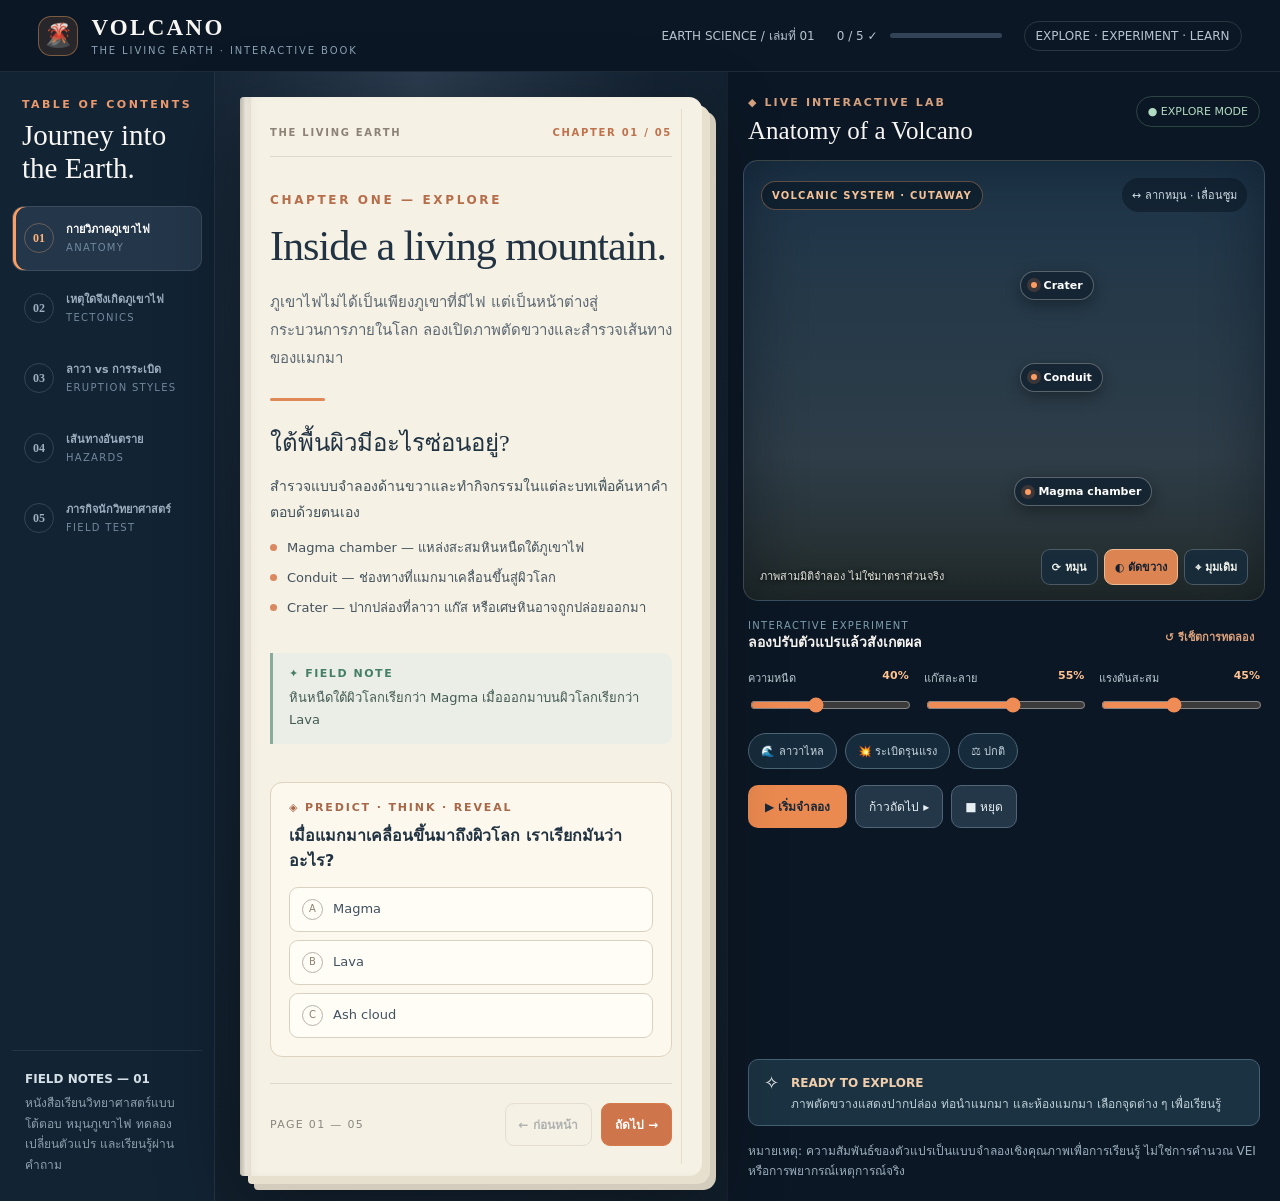
<file: volcano-legacy.html>
<!doctype html>
<html lang="th">
<head>
<meta charset="utf-8">
<meta name="viewport" content="width=device-width,initial-scale=1">
<meta name="theme-color" content="#111d2a">
<meta name="description" content="Volcano: The Living Earth — interactive 3D science book with five lessons, experiments and quizzes. No external dependencies.">
<title>VOLCANO — The Living Earth | Interactive Science Book</title>
<style>
:root{--navy:#0d1827;--navy2:#15283a;--ink:#213342;--muted:#6e7d83;--paper:#f6f1e5;--paper2:#fffaf0;--orange:#ef7745;--orange2:#ffbd72;--mint:#99c5b0;--line:#dcd8ca;--white:#f7f6f2;--shadow:0 24px 80px #0006}
*{box-sizing:border-box}body{margin:0;background:var(--navy);color:var(--white);font-family:ui-sans-serif,system-ui,-apple-system,"Segoe UI",Tahoma,sans-serif;-webkit-font-smoothing:antialiased}button,input{font:inherit}button{cursor:pointer}button:focus-visible,input:focus-visible{outline:3px solid #ffbe78;outline-offset:3px}a{color:inherit}::selection{background:#f8b274;color:#132234}
.topbar{height:72px;display:flex;align-items:center;justify-content:space-between;padding:0 clamp(16px,3vw,52px);border-bottom:1px solid #ffffff16;background:#0b1725;gap:20px}
.brand{display:flex;align-items:center;gap:13px;min-width:0}.brand-symbol{display:grid;place-items:center;width:40px;height:40px;border:1px solid #faab6566;background:#fc97571e;border-radius:13px;font-size:23px}.brand-name{font:700 23px/1 Georgia,serif;letter-spacing:.1em}.brand-sub{font-size:10px;letter-spacing:.19em;color:#89a1b3;margin-top:6px}.header-meta{display:flex;align-items:center;gap:22px;font-size:12px;color:#b7c4cf}.header-meta strong{color:#f6f3e9}.header-progress{display:flex;align-items:center;gap:12px}.progress-track{width:112px;height:5px;background:#334357;border-radius:9px;overflow:hidden}.progress-fill{height:100%;background:linear-gradient(90deg,#e88a59,#ffcb83);width:20%;transition:width .3s}.header-tag{border:1px solid #ffffff22;border-radius:99px;padding:7px 11px;white-space:nowrap}
.layout{display:grid;grid-template-columns:272px minmax(360px,1fr) minmax(440px,1.08fr);min-height:calc(100svh - 72px)}
.sidebar{background:#122334;border-right:1px solid #ffffff13;padding:34px 20px 26px;display:flex;flex-direction:column;gap:24px}.side-kicker,.eyebrow{font-size:11px;font-weight:800;letter-spacing:.22em;text-transform:uppercase;color:#eb996d}.side-title{margin:8px 10px 20px;font:400 29px/1.15 Georgia,serif}.side-kicker{margin-left:10px}.chapters{display:flex;flex-direction:column;gap:5px}.chapter{border:1px solid transparent;border-radius:12px;background:none;text-align:left;color:#9eafc0;display:flex;align-items:center;gap:12px;padding:14px 11px;min-height:65px;transition:background .2s,border-color .2s}.chapter:hover{background:#ffffff08;color:white}.chapter.active{background:#24364a;border-color:#ffffff1b;color:white;box-shadow:inset 3px 0 #ff9e5f}.chapter-no{font:700 12px Georgia,serif;border:1px solid #62738666;display:grid;place-items:center;border-radius:50%;width:30px;height:30px;flex:none}.chapter.active .chapter-no{color:#ffb37a;border-color:#ffaf7450}.chapter.done .chapter-no{background:#304a43;border-color:#82ba94;color:#a6d5ae}.chapter-info{display:flex;flex-direction:column;gap:5px;min-width:0}.chapter-info strong{font-size:12px;line-height:1.3;font-weight:650}.chapter-info small{font-size:10px;letter-spacing:.13em;color:#72889c}.side-bottom{margin-top:auto;padding:17px 13px 0;border-top:1px solid #ffffff15}.side-bottom p{color:#8fa0ae;font-size:12px;line-height:1.7;margin:6px 0 0}.side-bottom strong{font-size:12px;color:#d4dfe6}
.book-area{padding:clamp(20px,2.65vw,45px);background:radial-gradient(ellipse at 40% 0%,#2c3d50 0%,#142333 55%,#111e2a 100%);display:flex;align-items:center;justify-content:center}.book{position:relative;width:100%;max-width:645px;min-height:760px;background:var(--paper);color:var(--ink);border-radius:4px 13px 13px 4px;box-shadow:inset 13px 0 18px -15px #2b302e6e,8px 8px 0 #e8e0cf,14px 14px 0 #d4cdbe,var(--shadow);padding:clamp(26px,3vw,50px);display:flex;flex-direction:column;overflow:hidden}.book:before{content:"";position:absolute;left:0;top:0;bottom:0;width:11px;background:linear-gradient(90deg,#b7ac96a3,#ffffff15,#b7ac9630);pointer-events:none}.book:after{content:"";position:absolute;right:20px;top:12px;bottom:12px;width:1px;background:#d3c9b385;pointer-events:none}.book-top{display:flex;justify-content:space-between;gap:12px;align-items:center;font-size:10px;font-weight:700;color:#8c8277;letter-spacing:.17em;border-bottom:1px solid var(--line);padding-bottom:18px}.book-top span:last-child{color:#bf724c}.chapter-label{font-size:12px;color:#b66d4a;font-weight:800;letter-spacing:.22em;margin-top:36px}.book h1{font:400 clamp(34px,3.3vw,55px)/1.14 Georgia,"Times New Roman",serif;letter-spacing:-.025em;margin:15px 0 19px;max-width:520px}.book .lead{color:#5a6771;font-size:15px;line-height:1.85;margin:0}.book-rule{width:55px;height:3px;border-radius:3px;background:#df8958;margin:26px 0}.book h2{font:400 24px/1.35 Georgia,serif;margin:0 0 13px}.paragraph{font-size:14px;line-height:1.9;color:#40525b;margin:0 0 12px}.keypoints{display:grid;gap:10px;margin:12px 0 20px}.keypoint{display:flex;align-items:flex-start;gap:10px;font-size:13px;line-height:1.55;color:#42525c}.keypoint:before{content:"";background:#da8860;border-radius:50%;width:7px;height:7px;flex:0 0 7px;margin-top:6px}.note{margin:15px 0 20px;background:#ebeee7;border-left:3px solid #87ac9a;padding:14px 16px;border-radius:0 9px 9px 0}.note .note-head{font-size:11px;font-weight:900;letter-spacing:.14em;color:#457f65}.note p{font-size:13px;color:#435b54;line-height:1.65;margin:7px 0 0}.predict{margin-top:18px;border:1px solid #ded3bc;background:#fcf8ed;border-radius:12px;padding:18px}.predict-tag{display:flex;align-items:center;gap:8px;font-size:11px;letter-spacing:.17em;font-weight:800;color:#a76748}.predict h3{font-size:16px;line-height:1.52;margin:10px 0 14px;font-weight:700}.choices{display:grid;gap:8px}.choice{border:1px solid #d9d2c2;border-radius:9px;padding:11px 12px;display:flex;gap:10px;align-items:center;text-align:left;color:#415260;background:#fffdf6;font-size:13px;line-height:1.4;transition:all .15s}.choice:hover{border-color:#d38b65;background:#fff6e9}.choice .choice-bullet{border-radius:50%;width:21px;height:21px;border:1px solid #b7b3ab;color:#8d8273;display:grid;place-items:center;flex:none;font-size:10px}.choice.selected{border-color:#c57e54;background:#fff0df}.choice.right{background:#e5f1e9;border-color:#7ca790}.choice.wrong{background:#f8e9e4;border-color:#ddaaa0}.feedback{padding-top:12px;font-size:12px;line-height:1.6;color:#49735a;min-height:16px}.feedback:empty{display:none}.feedback.bad{color:#aa584d}
.book-spacer{flex:1}.book-foot{display:flex;align-items:center;justify-content:space-between;border-top:1px solid var(--line);margin-top:26px;padding-top:19px;gap:15px}.page-counter{font-size:11px;letter-spacing:.12em;color:#8a877f}.nav-buttons{display:flex;gap:9px}.nav-btn{border:1px solid #c8c2b5;background:transparent;color:#445460;border-radius:9px;padding:11px 13px;font-weight:700;font-size:12px}.nav-btn.primary{border-color:#d77a4b;background:#cf754b;color:#fff}.nav-btn:disabled{opacity:.4;cursor:not-allowed}
.lab-area{min-width:0;background:#0c1725;display:flex;flex-direction:column;min-height:calc(100svh - 72px);border-left:1px solid #ffffff0c}.lab-head{display:flex;align-items:start;justify-content:space-between;gap:12px;padding:31px 30px 18px}.lab-eyebrow{color:#d6a17e;font-weight:800;font-size:11px;letter-spacing:.19em}.lab-head h2{margin:7px 0 0;font:400 25px/1.2 Georgia,serif}.status{border:1px solid #52806a70;color:#b3dbc1;border-radius:99px;padding:8px 11px;font-size:11px;white-space:nowrap}.status.erupting{border-color:#bc764c;color:#ffbe83;background:#e2754120}.scene-wrap{margin:0 22px;position:relative;min-height:380px;height:clamp(390px,49vh,560px);border:1px solid #ffffff1e;overflow:hidden;border-radius:15px;background:linear-gradient(#1d3549,#2e3d48 67%,#232c2b);box-shadow:inset 0 0 60px #030a166e;touch-action:none}#world{width:100%;height:100%;display:block;touch-action:none;cursor:grab}#world:active{cursor:grabbing}.scene-top{position:absolute;left:17px;top:17px;right:17px;display:flex;justify-content:space-between;align-items:center;gap:10px;pointer-events:none}.live-pill{font-size:10px;font-weight:800;letter-spacing:.12em;color:#f5c197;border:1px solid #ffa87355;background:#08152199;padding:8px 10px;border-radius:30px}.hint-pill{font-size:11px;color:#d0dce4;background:#08152182;padding:8px 10px;border-radius:30px}.scene-bottom{position:absolute;bottom:15px;left:16px;right:16px;display:flex;justify-content:space-between;gap:10px;align-items:end;pointer-events:none}.legend{font-size:11px;color:#e4e5dd;text-shadow:0 1px 4px #000d}.scene-buttons{pointer-events:auto;display:flex;gap:6px}.scene-btn{border:1px solid #ffffff38;color:#f1f3ed;background:#172c3cda;border-radius:9px;padding:8px 10px;font-size:11px;font-weight:700}.scene-btn[aria-pressed=true]{background:#dc8452;color:#122131;border-color:#edba91}.hotspot{position:absolute;left:var(--x);top:var(--y);display:flex;gap:7px;align-items:center;background:#132331d9;color:#fff;border:1px solid #ffffff48;border-radius:99px;padding:7px 10px;font-size:11px;font-weight:700;box-shadow:0 5px 15px #0005}.hotspot:before{content:"";width:6px;height:6px;border-radius:50%;background:#ff9c62;box-shadow:0 0 0 4px #fa935b29}.hotspot:hover{background:#294a5e}.hotspot[hidden]{display:none}
.experiment{padding:23px 30px 22px;flex:1;min-height:0;display:flex;flex-direction:column;gap:16px}.exp-top{display:flex;justify-content:space-between;gap:12px;align-items:center}.exp-top h3{font-size:14px;margin:0}.exp-eyebrow{font-size:10px;color:#7e9eae;letter-spacing:.13em}.exp-top .small-link{border:0;background:none;color:#dca17d;font-size:11px;font-weight:700}.slides{display:grid;grid-template-columns:repeat(3,minmax(0,1fr));gap:15px}.slide label{font-size:11px;color:#b8c9d2;display:flex;justify-content:space-between;margin-bottom:8px;gap:6px}.slide label b{color:#ffc391}.slide input{width:100%;accent-color:#ef8b54;cursor:pointer}.presets{display:flex;gap:8px;flex-wrap:wrap}.preset{border:1px solid #4c6676;color:#c7d6e0;background:#162b3b;border-radius:99px;padding:8px 12px;font-size:11px}.preset.selected{border-color:#df8e5f;background:#5a3a31;color:#ffe2c4}.experiments-actions{display:flex;gap:8px;align-items:center}.run-btn{background:#eb8a50;color:#192838;border:0;padding:12px 17px;font-size:12px;font-weight:900;border-radius:10px}.ghost-btn{background:#233748;border:1px solid #506579;color:#e8eff3;padding:11px 13px;font-size:12px;border-radius:10px}.explain{font-size:12px;color:#9bafbc;line-height:1.65;margin:0}.insight{display:flex;gap:12px;align-items:flex-start;padding:12px 15px;background:#1b3242;border:1px solid #466074;border-radius:10px;margin-top:auto}.insight-icon{font-size:18px}.insight strong{font-size:12px;color:#f0cdab}.insight p{margin:4px 0 0;color:#c1d1d8;font-size:12px;line-height:1.55}
#toast{position:fixed;bottom:24px;left:50%;transform:translateX(-50%);padding:12px 18px;background:#233d47;color:#fff;border:1px solid #6b9b92;border-radius:12px;box-shadow:0 15px 30px #0005;z-index:20;display:none;font-size:13px}.sr-only{position:absolute;width:1px;height:1px;clip:rect(0,0,0,0);overflow:hidden;white-space:nowrap}
@media(max-width:1380px){.layout{grid-template-columns:215px minmax(320px,1fr) minmax(390px,1.08fr)}.sidebar{padding:26px 12px}.book-area{padding:25px}.book{min-height:700px;padding:30px}.chapter-info strong{font-size:11px}.lab-head{padding:24px 20px 14px}.scene-wrap{margin:0 15px}.experiment{padding:19px 20px}}
@media(max-width:1080px){.layout{grid-template-columns:182px minmax(0,1fr)}.lab-area{grid-column:2;min-height:auto}.book-area{grid-column:2;align-items:start;padding:26px}.book{max-width:none;min-height:unset}.sidebar{grid-row:1/span 2}.scene-wrap{height:465px}.lab-area{padding-bottom:10px}.side-title{font-size:24px}.header-tag{display:none}}
@media(max-width:730px){.topbar{height:65px;padding:0 17px}.brand-name{font-size:18px}.brand-sub{font-size:8px}.header-meta{font-size:10px}.header-progress{gap:8px}.progress-track{width:60px}.layout{display:flex;flex-direction:column}.sidebar{padding:13px 12px;gap:0}.side-title,.side-kicker,.side-bottom{display:none}.chapters{display:flex;flex-direction:row;gap:6px;overflow:auto;scrollbar-width:thin}.chapter{min-height:50px;min-width:128px;padding:8px;flex:none}.chapter-no{width:26px;height:26px;font-size:10px}.chapter-info small{display:none}.chapter-info strong{font-size:10px}.book-area{padding:18px 18px 28px}.book{padding:25px 24px 28px;min-height:unset;box-shadow:5px 5px 0 #e8e0cf,9px 9px 0 #d4cdbe,0 22px 45px #0006}.chapter-label{margin-top:25px}.book h1{font-size:38px}.book .lead{font-size:14px}.book-rule{margin:18px 0}.book h2{font-size:22px}.paragraph{font-size:13px}.lab-area{min-height:unset}.lab-head{padding:22px 18px 15px}.lab-head h2{font-size:23px}.scene-wrap{margin:0 12px;height:360px;min-height:0}.hint-pill{display:none}.scene-bottom{left:10px;right:10px}.legend{font-size:10px}.experiment{padding:19px 17px 24px;gap:14px}.slides{gap:10px}.slide label{font-size:10px;flex-wrap:wrap}.hotspot{font-size:10px;padding:6px 8px}}
@media(max-width:420px){.book h1{font-size:34px}.book{padding:20px}.chapter{min-width:111px}.chapter-info strong{font-size:9px}.scene-wrap{height:320px}.scene-btn{font-size:10px;padding:7px}.experiment{padding:17px 13px 23px}.slides{gap:7px}.slide label{font-size:9px}.header-meta>span:first-child{display:none}}
@media(prefers-reduced-motion:reduce){*,*:before,*:after{scroll-behavior:auto!important;transition:none!important;animation:none!important}}
</style>
</head>
<body>
<header class="topbar"><div class="brand"><div class="brand-symbol" aria-hidden="true">🌋</div><div><div class="brand-name">VOLCANO</div><div class="brand-sub">THE LIVING EARTH · INTERACTIVE BOOK</div></div></div><div class="header-meta"><span>EARTH SCIENCE / เล่มที่ 01</span><div class="header-progress"><span id="progressText">1 / 5</span><div class="progress-track" aria-label="ความคืบหน้าบทเรียน"><div class="progress-fill" id="progressBar"></div></div></div><span class="header-tag">EXPLORE · EXPERIMENT · LEARN</span></div></header>
<main class="layout">
<nav class="sidebar" aria-label="สารบัญบทเรียน"><div><div class="side-kicker">TABLE OF CONTENTS</div><div class="side-title">Journey into<br>the Earth.</div><div class="chapters" id="chapters"></div></div><div class="side-bottom"><strong>FIELD NOTES — 01</strong><p>หนังสือเรียนวิทยาศาสตร์แบบโต้ตอบ หมุนภูเขาไฟ ทดลองเปลี่ยนตัวแปร และเรียนรู้ผ่านคำถาม</p></div></nav>
<section class="book-area" aria-label="หนังสือเรียน"><article class="book" id="book"><div class="book-top"><span>THE LIVING EARTH</span><span id="bookTop">CHAPTER 01 / 05</span></div><div class="chapter-label" id="chapterLabel">CHAPTER ONE — EXPLORE</div><h1 id="bookTitle">Inside a living mountain.</h1><p class="lead" id="lead"></p><div class="book-rule"></div><h2 id="sectionTitle"></h2><div class="body-content" id="bodyContent"></div><div class="note"><div class="note-head">✦ FIELD NOTE</div><p id="fieldNote"></p></div><div class="predict"><div class="predict-tag">◈ PREDICT · THINK · REVEAL</div><h3 id="question"></h3><div class="choices" id="choices"></div><div class="feedback" id="feedback" aria-live="polite"></div></div><div class="book-spacer"></div><div class="book-foot"><span class="page-counter" id="pageCount">PAGE 01 — 05</span><div class="nav-buttons"><button class="nav-btn" id="prev" type="button">← ก่อนหน้า</button><button class="nav-btn primary" id="next" type="button">ถัดไป →</button></div></div></article></section>
<section class="lab-area" aria-label="ห้องทดลองภูเขาไฟ"><div class="lab-head"><div><div class="lab-eyebrow">◆ LIVE INTERACTIVE LAB</div><h2 id="labTitle">Anatomy of a Volcano</h2></div><div class="status" id="status">● EXPLORE MODE</div></div><div class="scene-wrap" id="stage"><canvas id="world" role="img" aria-label="แบบจำลองภูเขาไฟสามมิติ สามารถลากเพื่อหมุนภาพและใช้ปุ่มเปลี่ยนมุมมองได้">เบราว์เซอร์นี้ไม่รองรับ Canvas กรุณาใช้เบราว์เซอร์รุ่นใหม่</canvas><div class="scene-top"><span class="live-pill" id="sceneBadge">VOLCANIC SYSTEM · 3D MODEL</span><span class="hint-pill">↔ ลากหมุน · เลื่อนซูม</span></div><button class="hotspot" id="hsCrater" style="--x:53%;--y:25%" type="button">Crater</button><button class="hotspot" id="hsConduit" style="--x:53%;--y:46%" type="button">Conduit</button><button class="hotspot" id="hsChamber" style="--x:52%;--y:72%" type="button">Magma chamber</button><div class="scene-bottom"><span class="legend" id="legend">ภาพสามมิติจำลอง ไม่ใช่มาตราส่วนจริง</span><div class="scene-buttons"><button type="button" class="scene-btn" id="rotateBtn" aria-pressed="false" title="หมุนโมเดลอัตโนมัติ">⟳ หมุน</button><button type="button" class="scene-btn" id="cutBtn" aria-pressed="true" title="เปิดหรือปิดภาพตัดขวาง">◐ ตัดขวาง</button><button type="button" class="scene-btn" id="homeBtn" title="คืนค่ามุมมอง">⌖ มุมเดิม</button></div></div></div><div class="experiment"><div class="exp-top"><div><div class="exp-eyebrow">INTERACTIVE EXPERIMENT</div><h3 id="expTitle">ปรับสมบัติของแมกมา</h3></div><button class="small-link" id="reset" type="button">↺ รีเซ็ตการทดลอง</button></div><div class="slides"><div class="slide"><label for="viscosity">ความหนืด <b id="viscosityVal">40%</b></label><input id="viscosity" type="range" min="0" max="100" value="40"></div><div class="slide"><label for="gas">แก๊สละลาย <b id="gasVal">55%</b></label><input id="gas" type="range" min="0" max="100" value="55"></div><div class="slide"><label for="pressure">แรงดันสะสม <b id="pressureVal">45%</b></label><input id="pressure" type="range" min="0" max="100" value="45"></div></div><div class="presets" aria-label="เลือกสถานการณ์"><button class="preset" id="presetQuiet" type="button">🌊 ลาวาไหล</button><button class="preset" id="presetExplosive" type="button">💥 ระเบิดรุนแรง</button><button class="preset" id="presetReset" type="button">⚖️ ปกติ</button></div><div class="experiments-actions"><button class="run-btn" id="run" type="button">▶ เริ่มจำลอง</button><button class="ghost-btn" id="step" type="button">ก้าวถัดไป ▸</button><button class="ghost-btn" id="stop" type="button">■ หยุด</button></div><div class="insight"><span class="insight-icon">✧</span><div><strong id="insightTitle">READY TO EXPLORE</strong><p id="insight">ลองเลือกการจำลอง และปรับค่าทั้งสามเพื่อดูว่าการปะทุเปลี่ยนไปอย่างไร</p></div></div><p class="explain">หมายเหตุ: ความสัมพันธ์ของตัวแปรเป็นแบบจำลองเชิงคุณภาพเพื่อการเรียนรู้ ไม่ใช่การคำนวณ VEI หรือการพยากรณ์เหตุการณ์จริง</p></div></section>
</main>
<div id="toast" role="status" aria-live="polite"></div>
<script>
(function(){'use strict';
const $=id=>document.getElementById(id);
const lessons=[
{short:'กายวิภาคภูเขาไฟ',en:'ANATOMY',lab:'Anatomy of a Volcano',label:'CHAPTER ONE — EXPLORE',title:'Inside a living mountain.',lead:'ภูเขาไฟไม่ได้เป็นเพียงภูเขาที่มีไฟ แต่เป็นหน้าต่างสู่กระบวนการภายในโลก ลองเปิดภาพตัดขวางและสำรวจเส้นทางของแมกมา',heading:'ใต้พื้นผิวมีอะไรซ่อนอยู่?',points:['Magma chamber — แหล่งสะสมหินหนืดใต้ภูเขาไฟ','Conduit — ช่องทางที่แมกมาเคลื่อนขึ้นสู่ผิวโลก','Crater — ปากปล่องที่ลาวา แก๊ส หรือเศษหินอาจถูกปล่อยออกมา'],note:'หินหนืดใต้ผิวโลกเรียกว่า Magma เมื่อออกมาบนผิวโลกเรียกว่า Lava',question:'เมื่อแมกมาเคลื่อนขึ้นมาถึงผิวโลก เราเรียกมันว่าอะไร?',answers:['Magma','Lava','Ash cloud'],correct:1,why:'ถูกต้อง! แมกมา (magma) ที่ปะทุออกมาบนผิวโลกเรียกว่า ลาวา (lava)'},
{short:'เหตุใดจึงเกิดภูเขาไฟ',en:'TECTONICS',lab:'The Engine Beneath',label:'CHAPTER TWO — DISCOVER',title:'Why does Earth erupt?',lead:'ภายในโลกยังคงร้อนจัด แผ่นธรณีภาคเคลื่อนที่อย่างช้า ๆ และในบางบริเวณเอื้อต่อการเกิดแมกมาที่ลอยตัวขึ้นมา',heading:'3 บริบทการเกิดภูเขาไฟ',points:['เขตมุดตัว (Subduction) — แผ่นธรณีภาคหนึ่งมุดใต้แผ่นอื่น ส่งเสริมการหลอมละลายของหินในแมนเทิล','เขตแผ่นธรณีแยกตัว (Divergent) — วัสดุร้อนยกตัวและหลอมละลายจากการลดความดัน','จุดร้อน (Hotspot) — การเกิดภูเขาไฟที่อาจอยู่ห่างขอบแผ่นธรณี'],note:'ไม่ได้มีภูเขาไฟทุกลูกอยู่ตรงขอบแผ่นธรณี เช่น ภูเขาไฟฮาวายเกี่ยวข้องกับ Hotspot',question:'สถานการณ์ใดเป็นตัวอย่างภูเขาไฟที่เกิดห่างจากขอบแผ่นธรณีได้?',answers:['Hotspot','รอยต่อมุดตัวเท่านั้น','แผ่นธรณีไม่มีการเคลื่อนที่เลย'],correct:0,why:'ใช่เลย! Hotspot อาจสร้างแนวภูเขาไฟภายในแผ่นธรณีได้'},
{short:'ลาวา vs การระเบิด',en:'ERUPTION STYLES',lab:'Quiet or Explosive?',label:'CHAPTER THREE — EXPERIMENT',title:'Not all eruptions are equal.',lead:'อะไรทำให้ภูเขาไฟบางลูกพ่นลาวาไหลเรื่อย ๆ แต่บางลูกเกิดการระเบิดอย่างรุนแรง? ตัวแปรสำคัญคือความหนืดและแก๊สในแมกมา',heading:'ลองปรับค่าทางด้านขวา',points:['Effusive eruption — แมกมาความหนืดต่ำมักทำให้แก๊สออกได้ง่ายและลาวาไหลได้ดี','Explosive eruption — แมกมาหนืดและอุดมด้วยแก๊สอาจกักแก๊สจนเกิดแรงดันและปะทุรุนแรง','ความรุนแรงจริงยังขึ้นกับการป้อนแมกมา อัตราการปะทุ และปัจจัยอื่น ๆ'],note:'ความหนืดสัมพันธ์กับส่วนประกอบของแมกมา เช่น ซิลิกา แต่ไม่ใช่ตัวกำหนดเพียงอย่างเดียว',question:'ถ้าแมกมาหนืดและมีแก๊สสะสมมาก โดยทั่วไปมีแนวโน้มเกิดอะไร?',answers:['ลาวาไหลเงียบ ๆ เสมอ','ปะทุแบบระเบิดได้ง่ายขึ้น','ไม่มีการปล่อยแก๊สเลย'],correct:1,why:'ถูกต้อง! แก๊สระบายออกจากแมกมาหนืดได้ยาก จึงมีโอกาสสร้างแรงดันและการปะทุแบบระเบิด'},
{short:'เส้นทางอันตราย',en:'HAZARDS',lab:'Following the Hazards',label:'CHAPTER FOUR — SURVIVE',title:'When the mountain wakes.',lead:'ภูเขาไฟมีภัยหลายรูปแบบ ไม่ใช่แค่ลาวา แต่รวมถึงเถ้าภูเขาไฟ กระแสตะกอนร้อน และโคลนภูเขาไฟ',heading:'รู้จักอันตรายจากภูเขาไฟ',points:['Ash fall — เถ้าภูเขาไฟอาจส่งผลต่อการหายใจ น้ำอุปโภคบริโภค และการบิน','Pyroclastic density current — กลุ่มแก๊สร้อนและเศษวัสดุที่อาจไหลลงลาดเขาอย่างรวดเร็ว','Lahar — โคลนและตะกอนภูเขาไฟผสมน้ำสามารถไหลตามหุบเขาได้'],note:'การป้องกันภัยในเหตุการณ์จริงต้องอ้างอิงประกาศเจ้าหน้าที่และแผนอพยพท้องถิ่น ไม่ใช้แบบจำลองนี้ตัดสินใจ',question:'อันตรายชนิดใดเกิดจากตะกอนภูเขาไฟผสมกับน้ำและไหลตามหุบเขา?',answers:['Lahar','Crater','Hotspot'],correct:0,why:'ถูกต้อง! Lahar คือกระแสโคลน/ตะกอนที่มีวัสดุภูเขาไฟผสมน้ำ'},
{short:'ภารกิจนักวิทยาศาสตร์',en:'FIELD TEST',lab:'Your Final Experiment',label:'CHAPTER FIVE — PROVE',title:'Become a volcano scientist.',lead:'ถึงเวลาทดลองใช้ความรู้ทั้งหมด: ตั้งสมมติฐาน เปลี่ยนความหนืดและปริมาณแก๊ส จากนั้นสังเกตการปะทุและอธิบายเหตุผล',heading:'ภารกิจสุดท้าย',points:['1. เลือก “ลาวาไหล” แล้วเริ่มจำลอง สังเกตการเคลื่อนของลาวา','2. เปลี่ยนเป็น “ระเบิดรุนแรง” แล้วเปรียบเทียบความสูงของเถ้า','3. อธิบายว่าแก๊สและความหนืดมีผลต่อพฤติกรรมของภูเขาไฟอย่างไร'],note:'นักวิทยาศาสตร์ตั้งคำถาม ทดลอง และตรวจสอบสมมติฐานเสมอ โมเดลนี้ช่วยให้เห็นแนวโน้ม ไม่ใช่แทนข้อมูลภาคสนาม',question:'เหตุผลใดอธิบายความแตกต่างของการปะทุแบบ Effusive และ Explosive ได้เหมาะสมที่สุด?',answers:['ความหนืดและแก๊สมีผลต่อการระบายแรงดัน','ภูเขาไฟทั้งหมดระเบิดแบบเดียวกัน','ความสูงของภูเขาไฟเป็นตัวแปรเดียว'],correct:0,why:'ยอดเยี่ยม! การเชื่อมโยงความหนืด แก๊ส และแรงดัน เป็นหลักสำคัญของการอธิบายการปะทุ'}
];
const state={chapter:0,answers:{},done:{},yaw:.38,pitch:.44,zoom:1,cut:true,autoRotate:false,running:false,elapsed:0,viscosity:40,gas:55,pressure:45,particles:[],frame:0,tLast:0,sceneMode:'quiet'};
const rand=(min,max)=>min+Math.random()*(max-min),clamp=(v,min,max)=>Math.max(min,Math.min(max,v));
function toast(message){$('toast').textContent=message;$('toast').style.display='block';clearTimeout(toast.timer);toast.timer=setTimeout(()=>$('toast').style.display='none',2600)}
function chaptersRender(){const nav=$('chapters');nav.replaceChildren();lessons.forEach((lesson,i)=>{const b=document.createElement('button');b.type='button';b.className='chapter'+(i===state.chapter?' active':'')+(state.done[i]?' done':'');b.setAttribute('aria-current',i===state.chapter?'page':'false');b.innerHTML='<span class="chapter-no">'+(state.done[i]?'✓':String(i+1).padStart(2,'0'))+'</span><span class="chapter-info"><strong>'+lesson.short+'</strong><small>'+lesson.en+'</small></span>';b.onclick=()=>openChapter(i);nav.append(b)})}
function renderBook(){const l=lessons[state.chapter],n=state.chapter+1;$('bookTop').textContent='CHAPTER '+String(n).padStart(2,'0')+' / 05';$('chapterLabel').textContent=l.label;$('bookTitle').textContent=l.title;$('lead').textContent=l.lead;$('sectionTitle').textContent=l.heading;$('bodyContent').replaceChildren();const p=document.createElement('p');p.className='paragraph';p.textContent='สำรวจแบบจำลองด้านขวาและทำกิจกรรมในแต่ละบทเพื่อค้นหาคำตอบด้วยตนเอง';$('bodyContent').append(p);const points=document.createElement('div');points.className='keypoints';l.points.forEach(value=>{const item=document.createElement('div');item.className='keypoint';item.textContent=value;points.append(item)});$('bodyContent').append(points);$('fieldNote').textContent=l.note;$('question').textContent=l.question;$('choices').replaceChildren();const ans=state.answers[state.chapter];l.answers.forEach((val,i)=>{const b=document.createElement('button');b.type='button';b.className='choice'+(ans===i?' selected':'')+(ans!==undefined?(ans===i&&ans===l.correct?' right':ans===i?' wrong':''):'');b.innerHTML='<span class="choice-bullet">'+String.fromCharCode(65+i)+'</span>';b.append(document.createTextNode(val));b.onclick=()=>answer(i);$('choices').append(b)});$('feedback').textContent=ans===undefined?'':ans===l.correct?'✓ '+l.why:'ยังไม่ถูกต้อง ลองพิจารณาอีกครั้ง';$('feedback').className='feedback'+(ans!==undefined&&ans!==l.correct?' bad':'');$('pageCount').textContent='PAGE '+String(n).padStart(2,'0')+' — 05';$('prev').disabled=n===1;$('next').textContent=n===5?'กลับบทแรก ↻':'ถัดไป →';$('labTitle').textContent=l.lab;$('progressText').textContent=Object.keys(state.done).length+' / 5 ✓';$('progressBar').style.width=(Object.keys(state.done).length/5*100)+'%';$('expTitle').textContent=n===3||n===5?'ทดลองรูปแบบการปะทุ':'ลองปรับตัวแปรแล้วสังเกตผล';chaptersRender();syncHotspots()}
function answer(i){state.answers[state.chapter]=i;if(i===lessons[state.chapter].correct){state.done[state.chapter]=true;toast('✓ ตอบถูก! บันทึกความคืบหน้าบทนี้แล้ว');try{localStorage.setItem('volcano-book-progress-v1',JSON.stringify({done:state.done,answers:state.answers}))}catch(e){/* storage optional */}}renderBook()}
function openChapter(index){state.chapter=clamp(index,0,4);state.elapsed=0;state.running=false;state.particles.length=0;state.cut=index===0||index===1;state.yaw=.38;state.pitch=.44;state.zoom=1;state.sceneMode='quiet';$('run').textContent='▶ เริ่มจำลอง';$('cutBtn').setAttribute('aria-pressed',String(state.cut));renderBook();updateInsights()}
$('prev').onclick=()=>openChapter(state.chapter-1);$('next').onclick=()=>openChapter(state.chapter===4?0:state.chapter+1);
const canvas=$('world'),ctx=canvas.getContext('2d');let W=900,H=530,dpr=1;
function resize(){const rect=canvas.getBoundingClientRect();dpr=Math.min(window.devicePixelRatio||1,2);W=Math.max(200,rect.width);H=Math.max(180,rect.height);canvas.width=Math.round(W*dpr);canvas.height=Math.round(H*dpr);ctx.setTransform(dpr,0,0,dpr,0,0)}
let resizeObserver;if(typeof ResizeObserver!=='undefined'){resizeObserver=new ResizeObserver(resize);resizeObserver.observe(canvas)}window.addEventListener('resize',resize);resize();
function project(x,y,z){const a=state.yaw,c=Math.cos(a),s=Math.sin(a),xr=x*c-z*s,zr=x*s+z*c;const p=state.pitch,cp=Math.cos(p),sp=Math.sin(p);const sc=Math.min(W/16,H/11)*state.zoom;return {x:W*.5+xr*sc,y:H*.69+(zr*sp-y*cp)*sc,depth:zr*cp+y*sp}}
function line3(points,stroke,width=2,alpha=1){if(points.length<2)return;ctx.save();ctx.strokeStyle=stroke;ctx.lineWidth=width;ctx.globalAlpha=alpha;ctx.lineJoin='round';ctx.lineCap='round';ctx.beginPath();points.forEach((v,i)=>{const p=project(v[0],v[1],v[2]);i?ctx.lineTo(p.x,p.y):ctx.moveTo(p.x,p.y)});ctx.stroke();ctx.restore()}
function polygon(points,fill,stroke,alpha=1){ctx.save();ctx.globalAlpha=alpha;ctx.beginPath();points.forEach((v,i)=>{const p=project(v[0],v[1],v[2]);i?ctx.lineTo(p.x,p.y):ctx.moveTo(p.x,p.y)});ctx.closePath();ctx.fillStyle=fill;ctx.fill();if(stroke){ctx.strokeStyle=stroke;ctx.lineWidth=.5;ctx.stroke()}ctx.restore()}
function ellipse3(x,y,z,rx,rz,fill,stroke,alpha=1){const pts=[];for(let i=0;i<=56;i++){let t=i/56*Math.PI*2;pts.push([x+Math.cos(t)*rx,y,z+Math.sin(t)*rz])}polygon(pts,fill,stroke,alpha)}
function bg(){const sky=ctx.createLinearGradient(0,0,0,H);sky.addColorStop(0,'#1a344d');sky.addColorStop(.58,'#334854');sky.addColorStop(1,'#212e32');ctx.fillStyle=sky;ctx.fillRect(0,0,W,H);const halo=ctx.createRadialGradient(W*.71,H*.20,5,W*.7,H*.27,W*.47);halo.addColorStop(0,'#f3a57428');halo.addColorStop(1,'#c69d5100');ctx.fillStyle=halo;ctx.fillRect(0,0,W,H);ctx.fillStyle='#afc8c322';for(let i=0;i<36;i++){const x=((i*101.73)%103)/103*W,y=((i*31.21)%127)/127*H*.53;ctx.beginPath();ctx.arc(x,y,((i*3)%4===0?1.2:.65),0,Math.PI*2);ctx.fill()}
// parallax landscape
ctx.fillStyle='#263947';ctx.beginPath();ctx.moveTo(0,H*.7);for(let i=0;i<=30;i++){const x=W*i/30,y=H*(.63+.04*Math.sin(i*.82)+.035*Math.cos(i*1.7));ctx.lineTo(x,y)}ctx.lineTo(W,H);ctx.lineTo(0,H);ctx.fill();const ground=ctx.createLinearGradient(0,H*.65,0,H);ground.addColorStop(0,'#344e49');ground.addColorStop(1,'#172e31');ctx.fillStyle=ground;ctx.fillRect(0,H*.7,W,H*.3)}
function mountainPoint(t,h){const n=1+.055*Math.sin(t*7+.7)+.032*Math.sin(t*11+2);const r=(5.35-(5.35-1.02)*h)*n;const height=5.85*h+Math.sin(t*9)*.07*h;return [Math.cos(t)*r,height,Math.sin(t)*r]}
function drawVolcano(){const faces=[],N=68,L=18;
for(let k=0;k<L;k++){const ha=k/L,hb=(k+1)/L;for(let j=0;j<N;j++){const ta=j/N*Math.PI*2,tb=(j+1)/N*Math.PI*2,mid=(ta+tb)/2;let front=Math.cos(mid-state.yaw)>0; // opening wedge when cutaway
if(state.cut&&front&&Math.cos(mid-state.yaw)>Math.cos(.53))continue;
const a=mountainPoint(ta,ha),b=mountainPoint(tb,ha),c=mountainPoint(tb,hb),d=mountainPoint(ta,hb);const avg=(project(...a).depth+project(...b).depth+project(...c).depth+project(...d).depth)/4;const light=.5+.5*Math.cos(mid+2.5);const rough=Math.sin(mid*13+ha*7)*.07;const rr= Math.round(51+light*24+ha*20+rough*100),gg=Math.round(59+light*22+ha*14),bb=Math.round(57+light*14+ha*9);const fill='rgb('+rr+','+gg+','+bb+')';faces.push({points:[a,b,c,d],fill,depth:avg})}}
faces.sort((a,b)=>a.depth-b.depth);for(const f of faces)polygon(f.points,f.fill,'#131c1b18');
// ring of summit rim
const ring=[];for(let j=0;j<=N;j++){const t=j/N*Math.PI*2;ring.push([Math.cos(t)*1.08,5.81,Math.sin(t)*1.08])}polygon(ring,'#292b2b','#bc8f62');ellipse3(0,5.80,0,.82,.82,state.running?'#f87932':'#b85035','#ed9463');ellipse3(0,5.81,0,.59,.59,state.running?'#ffb54e':'#d77942',null,.72);
// strata surface lines
for(let k=1;k<5;k++){const h=k*.18+.08,pts=[];for(let j=0;j<=80;j++){const t=j/80*Math.PI*2;const x=mountainPoint(t,h);pts.push(x)}line3(pts,'#1d262445',1,.45)}
if(state.cut)drawInterior();if(state.elapsed>0||state.chapter>1)drawLava();
// base floor grid ellipse
ellipse3(0,-.04,0,6.3,6.3,'#29433c','#668a6c4c',.2)
}
function drawInterior(){// translucent volcanic inner wedge/ chamber and pipe
const amber='#ed984d';const p1=mountainPoint(state.yaw-.50,0),p2=mountainPoint(state.yaw+.50,0),p3=mountainPoint(state.yaw+.5,.97),p4=mountainPoint(state.yaw-.5,.97);
polygon([p1,p2,p3,p4],'#2d2e2b','#775b47',.96);
const conduit=[[-.28,1.0,.08],[.28,1,.08],[.23,5.65,.08],[-.23,5.65,.08]];polygon(conduit,'#b45336','#ff9f62',.92);
line3([[0,1.3,.12],[.05,5.65,.12]],'#ffad57',11,.65);
const chamber=project(0,1.18,0);const rr=Math.max(18,Math.min(W/16,H/11)*state.zoom*1.12);const halo=ctx.createRadialGradient(chamber.x,chamber.y,2,chamber.x,chamber.y,rr*1.55);halo.addColorStop(0,'#ffbf6388');halo.addColorStop(.6,'#d8612744');halo.addColorStop(1,'#e46b1800');ctx.fillStyle=halo;ctx.fillRect(chamber.x-rr*2,chamber.y-rr*2,rr*4,rr*4);ctx.save();ctx.fillStyle='#dd662c';ctx.strokeStyle='#ffbd63';ctx.lineWidth=2;ctx.beginPath();ctx.ellipse(chamber.x,chamber.y,rr,rr*.62,0,0,Math.PI*2);ctx.fill();ctx.stroke();ctx.fillStyle='#ffc16c';for(let i=0;i<8;i++){let a=i/8*Math.PI*2+state.elapsed*.3;ctx.beginPath();ctx.arc(chamber.x+Math.cos(a)*rr*.68,chamber.y+Math.sin(a)*rr*.35,3,0,Math.PI*2);ctx.fill()}ctx.restore()}
function drawLava(){const v=state.viscosity/100,g=state.gas/100,p=state.pressure/100;const flow=Math.max(.05,(1-v)*(.45+p*.65));if(!state.running&&state.elapsed<.1)return;
for(let k=0;k<3;k++){const t=k*2.09+.45;const pts=[];const len=Math.round(12+32*flow);for(let j=0;j<=len;j++){const h=Math.max(.04,1-j/(len+10)*.95),a=t+.045*Math.sin(j*.52+k);const q=mountainPoint(a,h);q[1]+=.035;pts.push(q)}line3(pts,'#5d2517',Math.max(4,11*state.zoom));line3(pts,'#f96023',Math.max(2,5*state.zoom),.88);line3(pts,'#ffdb7b',1.5*state.zoom,.55)} }
function eruptDynamics(){const v=state.viscosity/100,g=state.gas/100,p=state.pressure/100;return {power:clamp(g*(.3+v*.7)*.55+p*.5,0,1),style:((v*.5+g*.3+p*.2)>.57)?'explosive':'effusive'} }
function spawnParticles(dt){if(!state.running)return;const e=eruptDynamics(),power=e.power;let n=Math.round((e.style==='explosive'?38:17)*power*dt+rand(0,1.15));if(state.particles.length>240)n=0;for(let i=0;i<n;i++){const ash=e.style==='explosive'&&Math.random()<.77;state.particles.push({x:rand(-.24,.24),y:5.9+rand(-.1,.4),z:rand(-.22,.22),vx:rand(-.7,.7),vy:ash?rand(1.8,3.9)+power*4.5:rand(1.6,3)+power*2.0,vz:rand(-.7,.7),life:0,max:ash?rand(2,5):rand(1,2.5),size:ash?rand(3,9):rand(2,5),ash})}}
function updateParticles(dt){spawnParticles(dt);state.particles=state.particles.filter(a=>a.life<a.max&&a.y>-.3);for(const a of state.particles){a.life+=dt;a.x+=a.vx*dt;a.y+=a.vy*dt;a.z+=a.vz*dt;a.vy+=(a.ash?-.22:-3.5)*dt;a.vx+=(a.ash?.20:.01)*dt;}}
function drawParticles(){const particles=state.particles.map(a=>({...a,pt:project(a.x,a.y,a.z)})).sort((a,b)=>a.pt.depth-b.pt.depth);for(const a of particles){const alpha=Math.max(0,(1-a.life/a.max)*.85);ctx.globalAlpha=alpha;const size=a.size*(a.ash?(1+a.life*.5):1)*state.zoom;ctx.fillStyle=a.ash?'#bcb5a6':'#ffbf5f';ctx.beginPath();ctx.arc(a.pt.x,a.pt.y,size,0,Math.PI*2);ctx.fill();if(!a.ash){ctx.fillStyle='#ff782c';ctx.beginPath();ctx.arc(a.pt.x,a.pt.y,size*.65,0,Math.PI*2);ctx.fill()}}ctx.globalAlpha=1}
function drawLabels(){if(!state.cut)return;const items=[{name:'CRATER',p:project(0,5.95,0),dx:85,dy:-33},{name:'CONDUIT',p:project(0,3.55,0),dx:95,dy:3},{name:'MAGMA CHAMBER',p:project(0,1.18,0),dx:98,dy:39}];ctx.save();ctx.font='600 '+(W<390?'9':'11')+'px system-ui';for(const q of items){const x=clamp(q.p.x+q.dx,15,W-145),y=clamp(q.p.y+q.dy,28,H-30);ctx.strokeStyle='#f4ca9a80';ctx.lineWidth=1;ctx.beginPath();ctx.moveTo(q.p.x,q.p.y);ctx.lineTo(x-6,y-4);ctx.stroke();ctx.fillStyle='#ffd4a2';ctx.fillText(q.name,x,y)}ctx.restore()}
function drawModeAccent(){if(state.chapter===1){ctx.save();ctx.fillStyle='#91beb3d6';ctx.font='600 12px system-ui';ctx.fillText('Mantle → magma generation → ascent',22,H-35);ctx.restore()}if(state.chapter===3){ctx.save();ctx.fillStyle='#d4bba4';ctx.font='600 11px system-ui';ctx.fillText('Ash  ·  Lava  ·  Pyroclastic material',22,H-35);ctx.restore()}}
function draw(t){if(!ctx)return;const dt=Math.min(.045,Math.max(0,(t-state.tLast)/1000||.016));state.tLast=t;state.frame++;if(state.autoRotate)state.yaw+=dt*.19;if(state.running)state.elapsed+=dt;updateParticles(dt);ctx.setTransform(dpr,0,0,dpr,0,0);ctx.clearRect(0,0,W,H);bg();try{drawVolcano();drawParticles();drawLabels();drawModeAccent()}catch(err){if(!draw.errorNotified){console.error('Volcano render error',err);toast('การแสดงผลภาพมีปัญหา: '+err.message);draw.errorNotified=true}}requestAnimationFrame(draw)}requestAnimationFrame(draw);
function syncHotspots(){for(const id of ['hsCrater','hsConduit','hsChamber'])$(id).hidden=!state.cut||state.chapter===2||state.chapter===3||state.chapter===4}
$('hsCrater').onclick=()=>toast('Crater: ปากปล่องภูเขาไฟ');$('hsConduit').onclick=()=>toast('Conduit: ช่องนำแมกมาขึ้นสู่ผิวโลก');$('hsChamber').onclick=()=>toast('Magma chamber: บริเวณสะสมแมกมาใต้ผิวโลก');
$('cutBtn').onclick=()=>{state.cut=!state.cut;$('cutBtn').setAttribute('aria-pressed',String(state.cut));syncHotspots();updateInsights()};$('rotateBtn').onclick=()=>{state.autoRotate=!state.autoRotate;$('rotateBtn').setAttribute('aria-pressed',String(state.autoRotate))};$('homeBtn').onclick=()=>{state.yaw=.38;state.pitch=.44;state.zoom=1;toast('กลับสู่มุมมองเริ่มต้น')};
let pointer=null;canvas.addEventListener('pointerdown',e=>{pointer={x:e.clientX,y:e.clientY};canvas.setPointerCapture(e.pointerId)});canvas.addEventListener('pointermove',e=>{if(!pointer)return;const dx=e.clientX-pointer.x,dy=e.clientY-pointer.y;state.yaw+=dx*.008;state.pitch=clamp(state.pitch+dy*.004,.10,1.14);pointer={x:e.clientX,y:e.clientY}});canvas.addEventListener('pointerup',()=>pointer=null);canvas.addEventListener('pointercancel',()=>pointer=null);canvas.addEventListener('wheel',e=>{e.preventDefault();state.zoom=clamp(state.zoom*(e.deltaY>0?.92:1.08),.65,1.48)},{passive:false});
function updateInsights(){const e=eruptDynamics();$('viscosityVal').textContent=state.viscosity+'%';$('gasVal').textContent=state.gas+'%';$('pressureVal').textContent=state.pressure+'%';const active=state.running||state.elapsed>0;$('status').className='status'+(active?' erupting':'');$('status').textContent=state.running?'● SIMULATION RUNNING':active?'◉ SIMULATION PAUSED':'● EXPLORE MODE';$('sceneBadge').textContent=state.cut?'VOLCANIC SYSTEM · CUTAWAY':'VOLCANIC SYSTEM · 3D MODEL';if(active){$('insightTitle').textContent=e.style==='explosive'?'EXPLOSIVE TENDENCY':'EFFUSIVE TENDENCY';$('insight').textContent=e.style==='explosive'?'ชุดค่าที่เลือกมีแนวโน้มกักแก๊สและเกิดการปะทุแบบระเบิด (เชิงคุณภาพ)':'ชุดค่าที่เลือกมีแนวโน้มให้ลาวาไหลและแก๊สระบายออกได้ง่ายกว่า (เชิงคุณภาพ)'}else{$('insightTitle').textContent='READY TO EXPLORE';$('insight').textContent=state.cut?'ภาพตัดขวางแสดงปากปล่อง ท่อนำแมกมา และห้องแมกมา เลือกจุดต่าง ๆ เพื่อเรียนรู้':'ลองหมุนภูเขาไฟจากหลายมุม แล้วเปิดภาพตัดขวางเพื่อสำรวจภายใน'}}
function updateInputs(){for(const key of ['viscosity','gas','pressure'])$(key).value=state[key];updateInsights()}
for(const key of ['viscosity','gas','pressure'])$(key).addEventListener('input',e=>{state[key]=+e.target.value;updateInsights()});
function preset(kind){let a=kind==='quiet'?[17,25,25]:kind==='explosive'?[88,90,85]:[40,55,45];[state.viscosity,state.gas,state.pressure]=a;updateInputs();document.querySelectorAll('.preset').forEach(b=>b.classList.remove('selected'));$('preset'+(kind==='quiet'?'Quiet':kind==='explosive'?'Explosive':'Reset')).classList.add('selected');toast(kind==='quiet'?'เลือกสถานการณ์: ลาวาไหล':kind==='explosive'?'เลือกสถานการณ์: ระเบิดรุนแรง':'กลับสู่ค่าพื้นฐาน')}
$('presetQuiet').onclick=()=>preset('quiet');$('presetExplosive').onclick=()=>preset('explosive');$('presetReset').onclick=()=>preset('reset');
$('run').onclick=()=>{state.running=!state.running;$('run').textContent=state.running?'⏸ พักจำลอง':'▶ เริ่มจำลอง';updateInsights()};
$('stop').onclick=()=>{state.running=false;$('run').textContent='▶ เริ่มจำลอง';updateInsights()};
$('step').onclick=()=>{state.running=false;$('run').textContent='▶ เริ่มจำลอง';state.elapsed+=.25;for(let i=0;i<6;i++){let e=eruptDynamics(),ash=e.style==='explosive'&&Math.random()<.65;state.particles.push({x:rand(-.2,.2),y:rand(5.8,6.4),z:rand(-.2,.2),vx:rand(-1,1),vy:rand(1.5,4),vz:rand(-1,1),life:0,max:rand(1.5,3),size:rand(2,7),ash})}updateInsights()};
$('reset').onclick=()=>{state.running=false;state.elapsed=0;state.particles=[];state.autoRotate=false;state.yaw=.38;state.pitch=.44;state.zoom=1;state.cut=state.chapter<2;[state.viscosity,state.gas,state.pressure]=[40,55,45];$('run').textContent='▶ เริ่มจำลอง';$('rotateBtn').setAttribute('aria-pressed','false');$('cutBtn').setAttribute('aria-pressed',String(state.cut));document.querySelectorAll('.preset').forEach(b=>b.classList.remove('selected'));updateInputs();syncHotspots();toast('รีเซ็ตการทดลองแล้ว')};
try{const saved=JSON.parse(localStorage.getItem('volcano-book-progress-v1')||'{}');state.done=saved.done||{};state.answers=saved.answers||{}}catch(e){/* storage optional */}
openChapter(0);
})();
</script>
</body>
</html>
</file>
